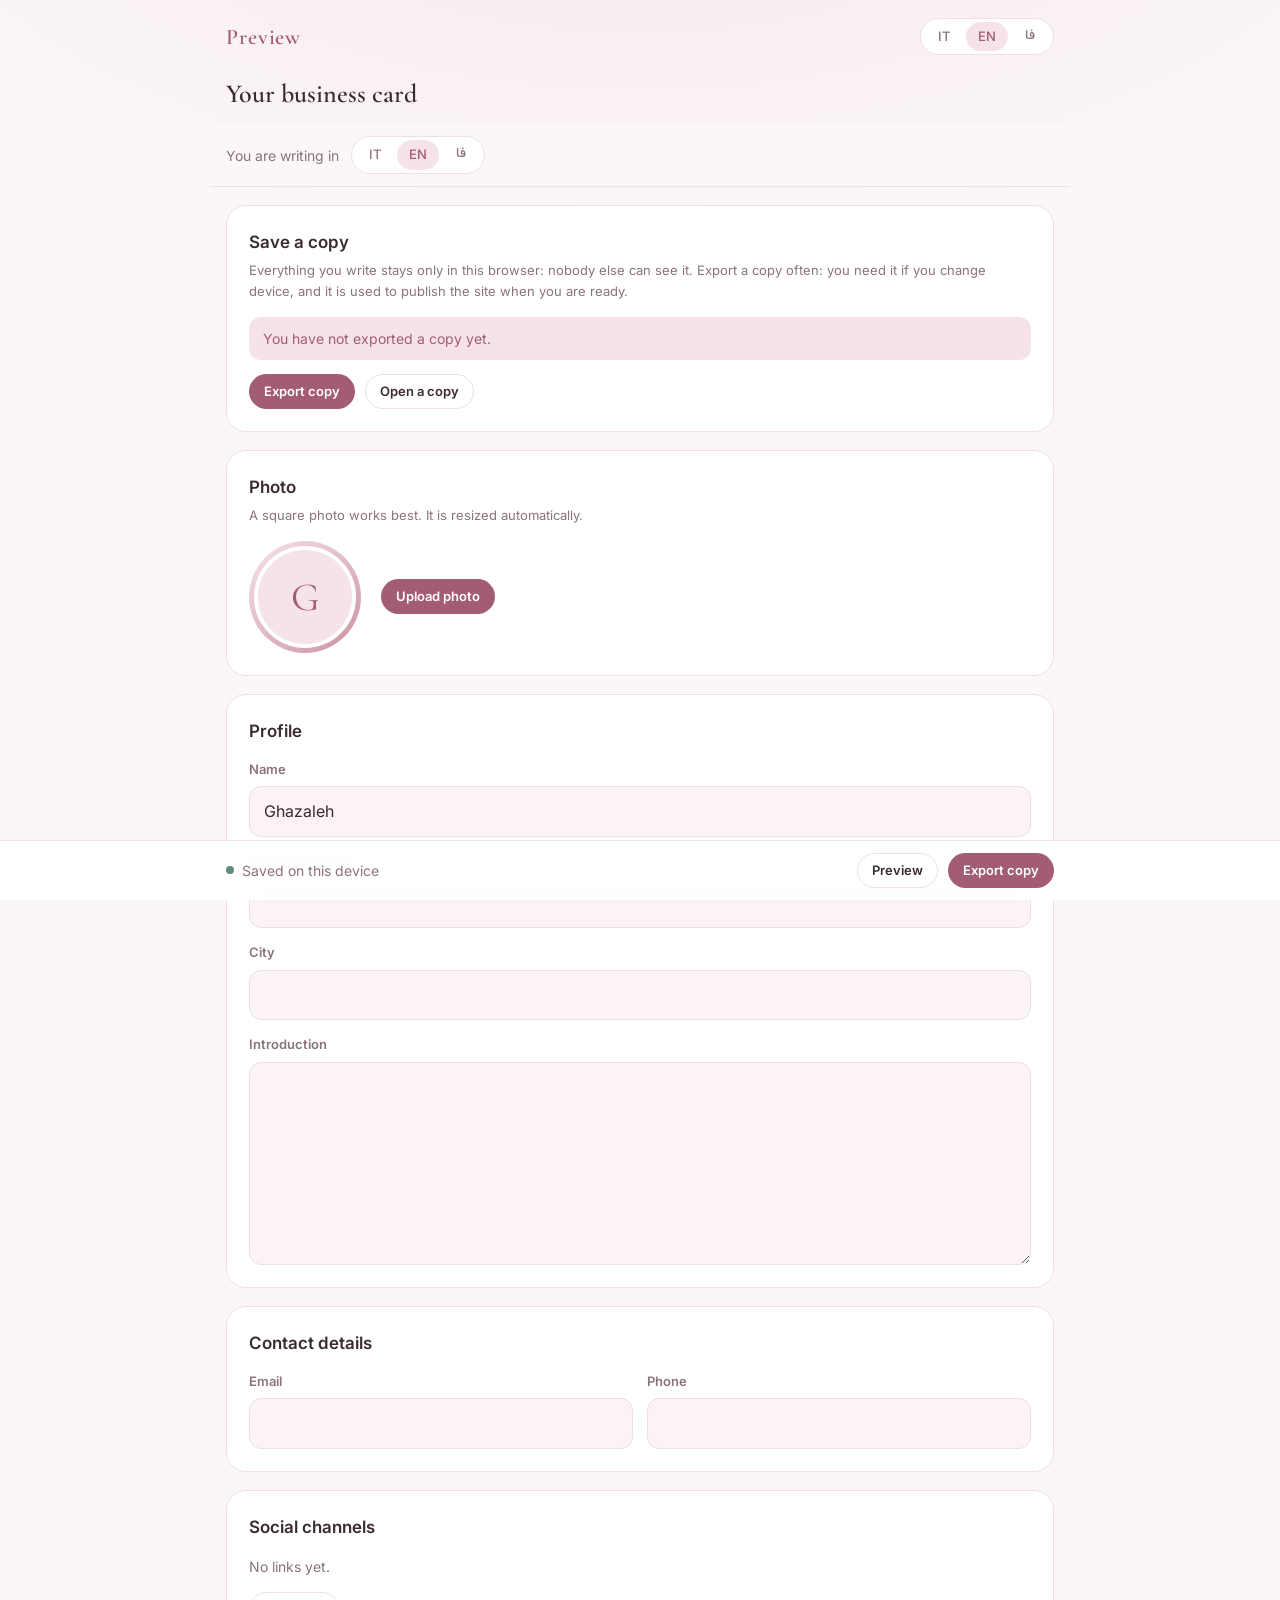
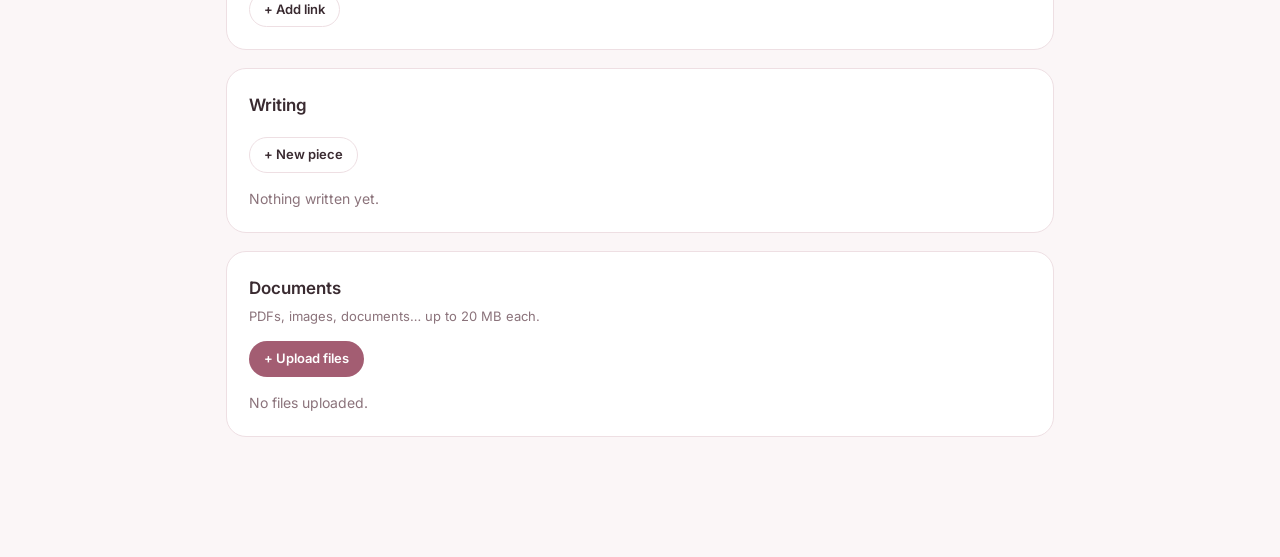
<file: admin.html>
<!doctype html>
<html lang="it">
<head>
  <meta charset="utf-8">
  <meta name="viewport" content="width=device-width, initial-scale=1">
  <meta name="robots" content="noindex">
  <title>Il tuo biglietto da visita</title>
  <link rel="preconnect" href="https://fonts.googleapis.com">
  <link rel="preconnect" href="https://fonts.gstatic.com" crossorigin>
  <link href="https://fonts.googleapis.com/css2?family=Cormorant+Garamond:wght@500;600&family=Inter:wght@400;500;600&family=Vazirmatn:wght@400;500;600&display=swap" rel="stylesheet">
  <link rel="stylesheet" href="styles.css?v=2">
</head>
<body class="admin">
  <header class="bar">
    <a class="monogram" href="index.html?anteprima" target="_blank" rel="noopener" data-i18n="preview">Anteprima</a>
    <div id="ui-langs"></div>
  </header>

  <main id="editor" class="admin-main">
    <div class="admin-head">
      <h1 class="admin-title" data-i18n="adminTitle">Il tuo biglietto da visita</h1>
    </div>
    <div class="content-lang">
      <span data-i18n="contentLang">Stai scrivendo in</span>
      <div id="content-langs"></div>
    </div>
    <div id="editor-body"><p class="state" data-i18n="loading">Caricamento…</p></div>
  </main>

  <div class="savebar">
    <div class="savebar-inner">
      <span id="status" class="status"></span>
      <div class="row">
        <a class="btn btn-ghost btn-sm" href="index.html?anteprima" target="_blank" rel="noopener" data-i18n="preview">Anteprima</a>
        <button id="export-bar" class="btn btn-primary btn-sm" type="button" data-i18n="exportBtn">Esporta copia</button>
      </div>
    </div>
  </div>

  <script src="common.js?v=2"></script>
  <script src="store.js?v=2"></script>
  <script src="admin.js?v=2"></script>
</body>
</html>
</file>
<file: styles.css>
/* Palette rosa cipria: delicata, calda, professionale */
:root {
  --bg: #fbf6f7;
  --bg-tint: #f6e9ed;
  --surface: #ffffff;
  --surface-2: #fbf3f5;
  --text: #3a2b31;
  --muted: #8b737b;
  --border: #eedfe3;
  --rose: #c48294;
  --rose-deep: #a35d72;
  --rose-soft: #f5e3e8;
  --ok: #5f8f72;
  --danger: #b45a5a;
  --shadow: 0 1px 2px rgba(120, 70, 85, .05), 0 12px 32px -12px rgba(120, 70, 85, .18);
  --radius: 20px;
  --serif: "Cormorant Garamond", Georgia, serif;
  --sans: "Inter", system-ui, -apple-system, "Segoe UI", sans-serif;
  --fa: "Vazirmatn", "Inter", system-ui, sans-serif;
  color-scheme: light;
}
@media (prefers-color-scheme: dark) {
  :root {
    --bg: #1c1518;
    --bg-tint: #2a1e23;
    --surface: #251b20;
    --surface-2: #2c2126;
    --text: #f3e6ea;
    --muted: #b79fa7;
    --border: #3a2c32;
    --rose: #dba1b1;
    --rose-deep: #ecb8c6;
    --rose-soft: #3a2730;
    --shadow: 0 12px 32px -16px rgba(0, 0, 0, .6);
    color-scheme: dark;
  }
}

* { box-sizing: border-box; }
html, body { margin: 0; }
body {
  min-height: 100vh;
  background:
    radial-gradient(1200px 500px at 50% -120px, var(--bg-tint), transparent 70%),
    var(--bg);
  color: var(--text);
  font: 16px/1.65 var(--sans);
  -webkit-font-smoothing: antialiased;
}
:lang(fa), [dir="rtl"] body { font-family: var(--fa); }
a { color: var(--rose-deep); }
img { max-width: 100%; }
button, input, textarea, select { font: inherit; color: inherit; }
.hidden { display: none !important; }
.muted { color: var(--muted); }

/* ---------- barra in alto ---------- */
.bar {
  max-width: 760px; margin: 0 auto; padding: 18px 16px;
  display: flex; align-items: center; justify-content: space-between; gap: 12px;
}
.monogram {
  font-family: var(--serif); font-size: 22px; font-weight: 600; letter-spacing: .04em;
  color: var(--rose-deep); text-decoration: none;
}
.lang-switch { display: inline-flex; padding: 3px; gap: 2px; border-radius: 999px; background: var(--surface); border: 1px solid var(--border); }
.lang-switch button {
  border: 0; background: transparent; cursor: pointer; border-radius: 999px;
  padding: 4px 12px; font-size: 13px; font-weight: 500; color: var(--muted); min-width: 40px;
}
.lang-switch button[lang="fa"] { font-family: var(--fa); }
.lang-switch button[aria-pressed="true"] { background: var(--rose-soft); color: var(--rose-deep); }

/* ---------- pagina pubblica ---------- */
.page { max-width: 760px; margin: 0 auto; padding: 8px 16px 40px; }
.hero {
  text-align: center; background: var(--surface); border: 1px solid var(--border);
  border-radius: 28px; box-shadow: var(--shadow); padding: 40px 24px 32px;
}
.avatar {
  width: 148px; height: 148px; margin: 0 auto 20px; border-radius: 50%;
  padding: 5px; background: linear-gradient(140deg, var(--rose-soft), var(--rose) 120%);
}
.avatar img, .avatar .initials {
  width: 100%; height: 100%; border-radius: 50%; object-fit: cover; display: block;
  border: 4px solid var(--surface); background: var(--rose-soft);
}
.avatar .initials {
  display: grid; place-items: center; font-family: var(--serif); font-size: 52px; color: var(--rose-deep);
}
.hero h1 {
  font-family: var(--serif); font-weight: 600; font-size: clamp(34px, 7vw, 46px);
  line-height: 1.1; margin: 0; letter-spacing: .01em;
}
:lang(fa) .hero h1, .hero h1:lang(fa) { font-family: var(--fa); font-weight: 600; font-size: clamp(28px, 6vw, 38px); }
.headline { margin: 10px 0 0; color: var(--rose-deep); font-weight: 500; letter-spacing: .02em; }
.location { margin: 4px 0 0; color: var(--muted); font-size: 14px; }
.divider { width: 48px; height: 1px; background: var(--rose); opacity: .5; margin: 24px auto; border: 0; }

.links { display: flex; flex-wrap: wrap; justify-content: center; gap: 10px; }
.pill {
  display: inline-flex; align-items: center; gap: 8px;
  padding: 9px 18px; border-radius: 999px; text-decoration: none;
  border: 1px solid var(--border); background: var(--surface-2); color: var(--text);
  font-size: 14px; font-weight: 500; transition: border-color .2s, background .2s, transform .2s;
}
.pill:hover { border-color: var(--rose); background: var(--rose-soft); transform: translateY(-1px); }
.pill .dot { width: 6px; height: 6px; border-radius: 50%; background: var(--rose); }
.contact { display: flex; flex-wrap: wrap; justify-content: center; gap: 10px; margin-top: 14px; }
.btn {
  display: inline-flex; align-items: center; justify-content: center; gap: 8px;
  padding: 10px 20px; border-radius: 999px; border: 1px solid transparent; cursor: pointer;
  font-size: 14px; font-weight: 600; text-decoration: none; transition: background .2s, border-color .2s, opacity .2s;
}
.btn-primary { background: var(--rose-deep); color: #fff; }
.btn-primary:hover { background: var(--rose); }
@media (prefers-color-scheme: dark) { .btn-primary { color: #2a1a20; } }
.btn-ghost { background: transparent; border-color: var(--border); color: var(--text); }
.btn-ghost:hover { border-color: var(--rose); }
.btn-danger { background: transparent; border-color: var(--border); color: var(--danger); }
.btn-danger:hover { border-color: var(--danger); }
.btn:disabled { opacity: .55; cursor: default; }
.btn-sm { padding: 6px 14px; font-size: 13px; }

.block { margin-top: 44px; }
.block h2 {
  font-family: var(--serif); font-weight: 600; font-size: 28px; margin: 0 0 16px;
  display: flex; align-items: center; gap: 14px;
}
:lang(fa) .block h2 { font-family: var(--fa); font-size: 22px; }
.block h2::after { content: ""; flex: 1; height: 1px; background: var(--border); }
.prose { white-space: pre-line; margin: 0; font-size: 16.5px; overflow-wrap: anywhere; }

.post {
  background: var(--surface); border: 1px solid var(--border); border-radius: var(--radius);
  padding: 22px 24px; margin-bottom: 14px;
}
.post time { font-size: 13px; color: var(--muted); letter-spacing: .02em; }
.post h3 { font-family: var(--serif); font-size: 24px; font-weight: 600; margin: 2px 0 8px; line-height: 1.25; }
.post h3:lang(fa) { font-family: var(--fa); font-size: 19px; }
.post .prose.clamped { display: -webkit-box; -webkit-line-clamp: 6; -webkit-box-orient: vertical; overflow: hidden; }
.link-btn { background: none; border: 0; padding: 0; margin-top: 8px; color: var(--rose-deep); cursor: pointer; font-weight: 600; font-size: 14px; }

.files { list-style: none; margin: 0; padding: 0; display: grid; gap: 10px; }
.file {
  display: flex; align-items: center; gap: 14px; background: var(--surface);
  border: 1px solid var(--border); border-radius: 16px; padding: 12px 14px;
}
.file .ext {
  flex: none; width: 46px; height: 46px; border-radius: 12px; display: grid; place-items: center;
  background: var(--rose-soft); color: var(--rose-deep); font-size: 11px; font-weight: 700; letter-spacing: .04em; text-transform: uppercase;
}
.file .info { flex: 1; min-width: 0; }
.file .info strong { display: block; font-weight: 600; overflow: hidden; text-overflow: ellipsis; white-space: nowrap; }
.file .info span { font-size: 13px; color: var(--muted); }

.foot { max-width: 760px; margin: 0 auto; padding: 24px 16px 40px; text-align: center; font-size: 13px; color: var(--muted); }
.foot a { color: var(--muted); }
.state { text-align: center; color: var(--muted); padding: 80px 0; }

/* ---------- pannello ---------- */
.admin .bar { max-width: 860px; }
.admin-main { max-width: 860px; margin: 0 auto; padding: 0 16px 120px; }
.login-card {
  max-width: 380px; margin: 10vh auto 0; background: var(--surface); border: 1px solid var(--border);
  border-radius: 24px; padding: 32px 28px; box-shadow: var(--shadow); text-align: center;
}
.login-card h1 { font-family: var(--serif); font-weight: 600; font-size: 32px; margin: 0 0 20px; }
:lang(fa) .login-card h1 { font-family: var(--fa); font-size: 24px; }
.login-card form { display: grid; gap: 12px; text-align: start; }
.error-msg { color: var(--danger); font-size: 14px; min-height: 1.4em; margin: 0; }

.admin-head { display: flex; align-items: center; gap: 10px; flex-wrap: wrap; }
.admin-title { font-family: var(--serif); font-size: 26px; font-weight: 600; margin: 0; flex: 1; }
:lang(fa) .admin-title { font-family: var(--fa); font-size: 20px; }

.content-lang {
  position: sticky; top: 0; z-index: 5; display: flex; align-items: center; gap: 12px; flex-wrap: wrap;
  padding: 12px 16px; margin: 8px -16px 0; background: color-mix(in srgb, var(--bg) 88%, transparent);
  backdrop-filter: blur(8px); border-bottom: 1px solid var(--border); font-size: 14px; color: var(--muted);
}
.panel {
  background: var(--surface); border: 1px solid var(--border); border-radius: var(--radius);
  padding: 22px; margin-top: 18px;
}
.panel h2 { margin: 0 0 4px; font-size: 17px; font-weight: 600; }
.panel .hint { margin: 0 0 14px; font-size: 13px; color: var(--muted); }
.panel > * + * { margin-top: 14px; }
.panel > h2 + .hint { margin-top: 2px; }
.field { display: grid; gap: 6px; }
.field-label { font-size: 13px; font-weight: 600; color: var(--muted); display: flex; align-items: center; gap: 8px; }
.tag-missing { font-weight: 500; font-size: 11px; padding: 1px 8px; border-radius: 999px; background: var(--rose-soft); color: var(--rose-deep); }
.input {
  width: 100%; padding: 11px 14px; border-radius: 12px; border: 1px solid var(--border);
  background: var(--surface-2); transition: border-color .2s, box-shadow .2s;
}
.input:focus { outline: none; border-color: var(--rose); box-shadow: 0 0 0 3px var(--rose-soft); }
textarea.input { resize: vertical; min-height: 96px; line-height: 1.6; }
.input[dir="rtl"] { font-family: var(--fa); }
.row { display: flex; gap: 10px; align-items: center; flex-wrap: wrap; }
.row > .grow { flex: 1; min-width: 180px; }
.grid-2 { display: grid; grid-template-columns: 1fr 1fr; gap: 14px; }

.photo-edit { display: flex; align-items: center; gap: 20px; flex-wrap: wrap; }
.photo-edit .avatar { width: 112px; height: 112px; margin: 0; }
.photo-edit .avatar .initials { font-size: 40px; }

.item {
  border: 1px solid var(--border); border-radius: 16px; padding: 16px; background: var(--surface-2);
  display: grid; gap: 12px;
}
.item-head { display: flex; align-items: center; gap: 10px; justify-content: space-between; flex-wrap: wrap; }
.item-head .input { width: auto; }
.list { display: grid; gap: 12px; }
.empty { color: var(--muted); font-size: 14px; margin: 0; }
.file-meta { font-size: 13px; color: var(--muted); overflow-wrap: anywhere; }

.savebar {
  position: fixed; inset-inline: 0; bottom: 0; z-index: 10;
  background: color-mix(in srgb, var(--surface) 92%, transparent); backdrop-filter: blur(8px);
  border-top: 1px solid var(--border);
}
.savebar-inner { max-width: 860px; margin: 0 auto; padding: 12px 16px; display: flex; align-items: center; justify-content: space-between; gap: 12px; }
.status { font-size: 14px; color: var(--muted); display: flex; align-items: center; gap: 8px; }
.status::before { content: ""; width: 8px; height: 8px; border-radius: 50%; background: var(--ok); }
.status.dirty::before { background: var(--rose); }
.status.err { color: var(--danger); }
.status.err::before { background: var(--danger); }
.toast-ok { color: var(--ok); font-size: 14px; }

.backup-state { margin: 0; font-size: 14px; padding: 10px 14px; border-radius: 12px; }
.backup-state.warn { background: var(--rose-soft); color: var(--rose-deep); }
.backup-state.ok { background: var(--surface-2); color: var(--ok); }

.preview-banner {
  max-width: 760px; margin: 0 auto 8px; padding: 10px 16px; display: flex; align-items: center;
  justify-content: space-between; gap: 12px; flex-wrap: wrap; font-size: 14px;
}
.preview-banner > div {
  flex: 1; display: flex; align-items: center; justify-content: space-between; gap: 12px; flex-wrap: wrap;
  background: var(--rose-soft); color: var(--rose-deep); border-radius: 14px; padding: 10px 16px;
}
.soon { text-align: center; padding: 18vh 0 10vh; }
.soon h1 { font-family: var(--serif); font-weight: 600; font-size: clamp(36px, 8vw, 52px); margin: 0; }
:lang(fa) .soon h1 { font-family: var(--fa); font-size: clamp(30px, 7vw, 42px); }
.soon p { color: var(--muted); margin: 8px 0 0; }

@media (max-width: 560px) {
  .hero { padding: 32px 18px 26px; border-radius: 24px; }
  .avatar { width: 124px; height: 124px; }
  .grid-2 { grid-template-columns: 1fr; }
  .post { padding: 18px; }
  .panel { padding: 18px; }
}
</file>
